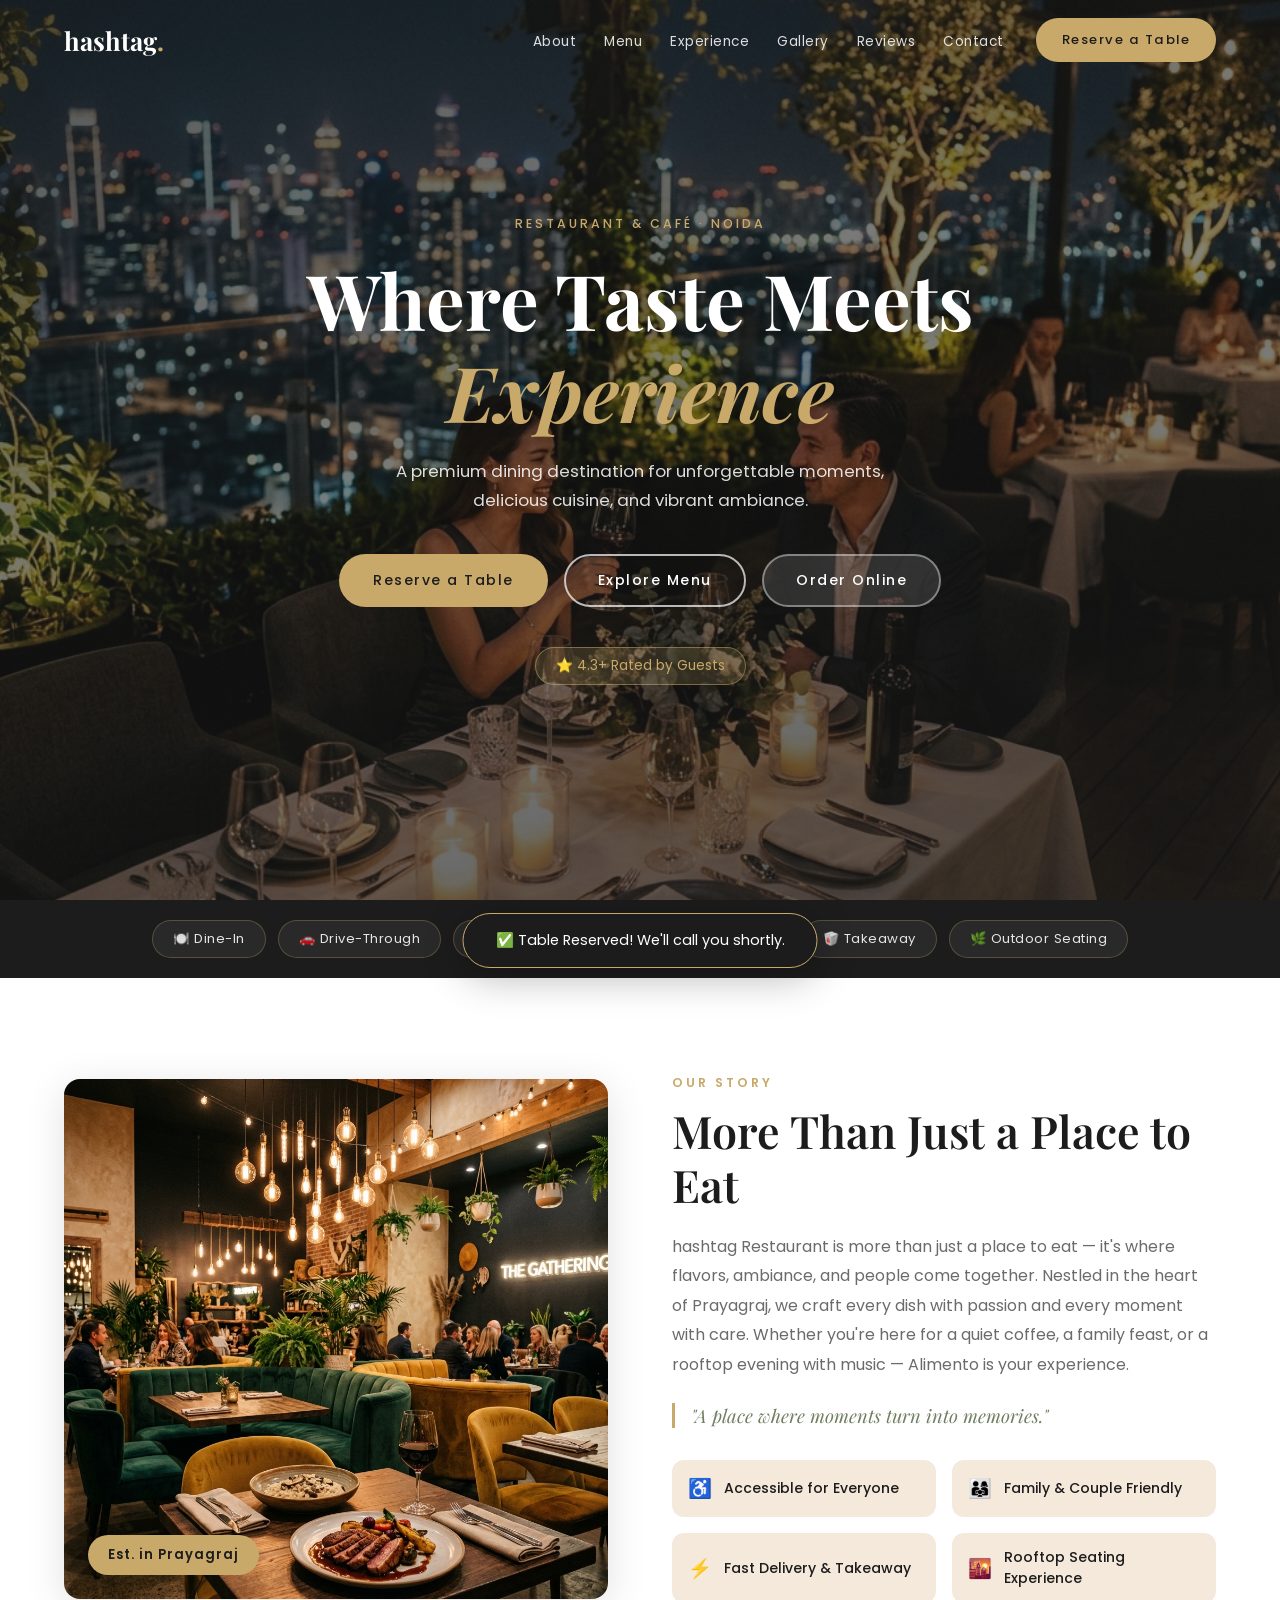
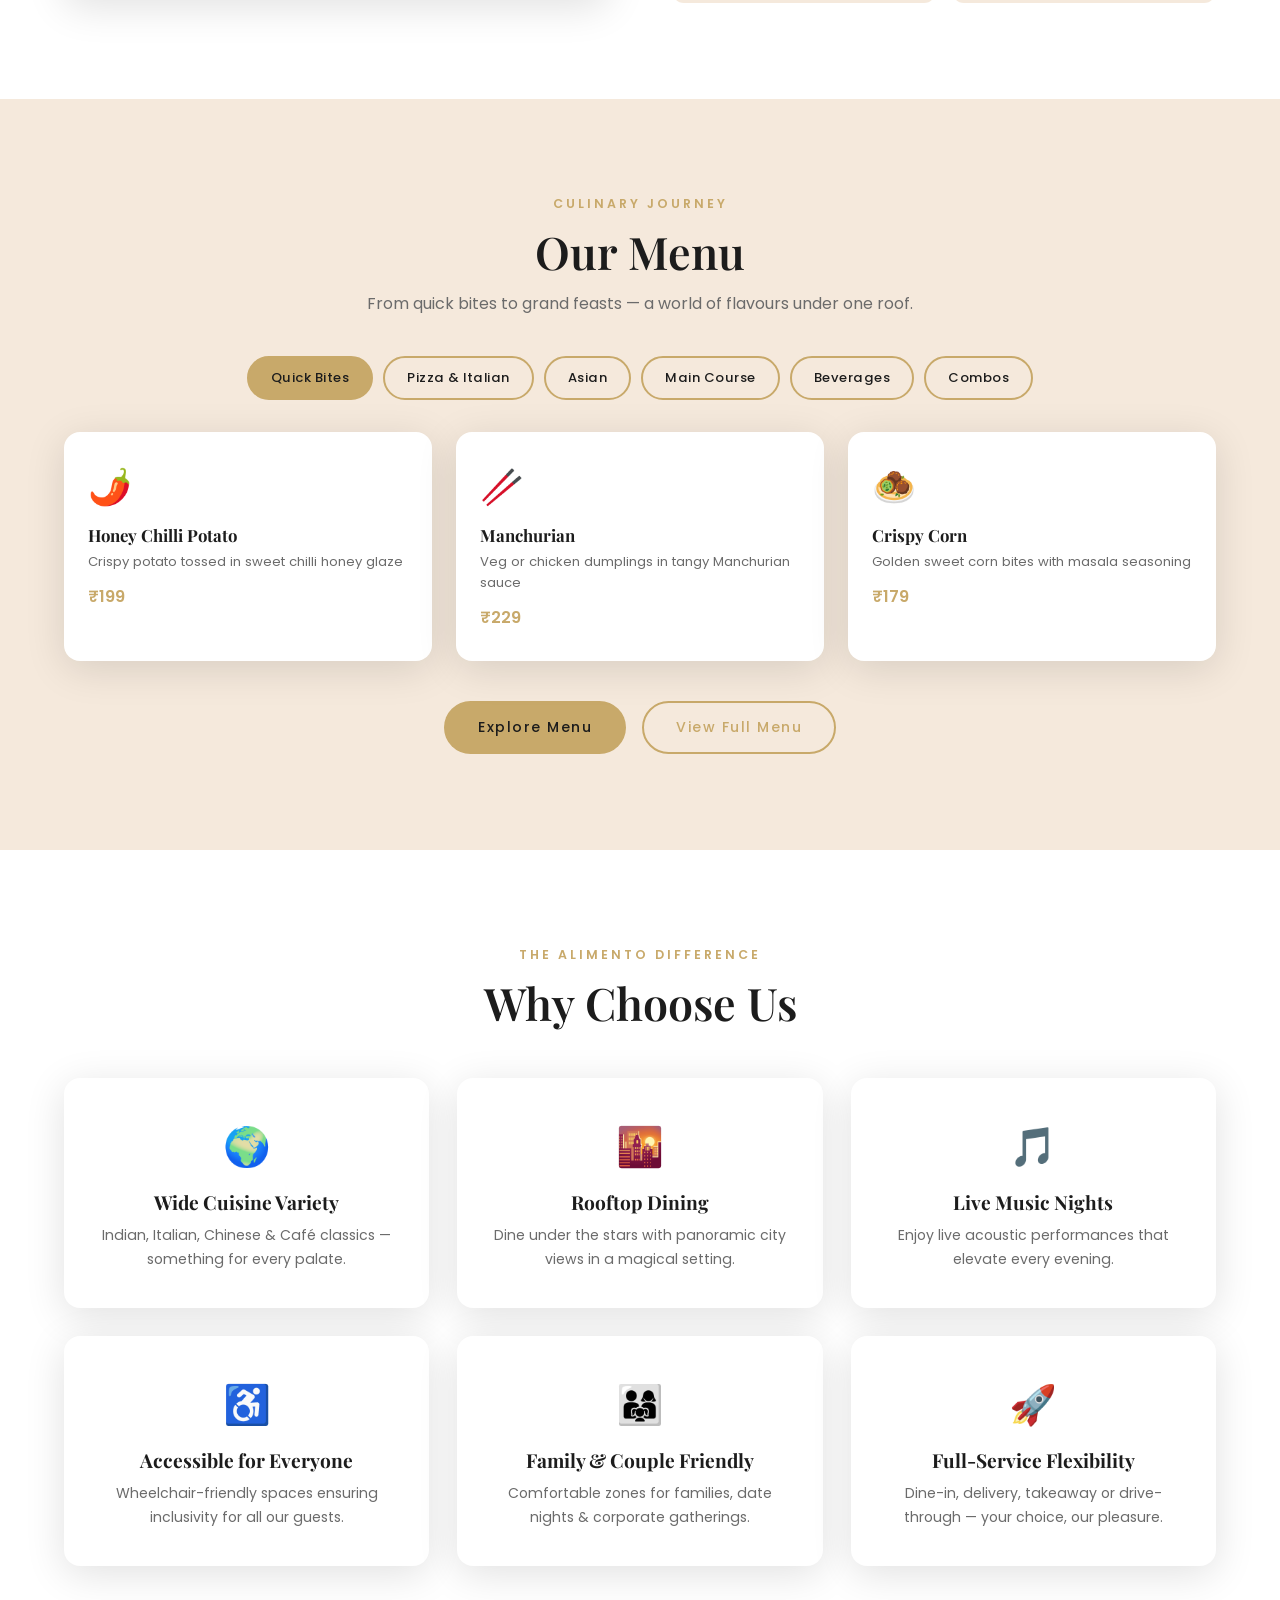
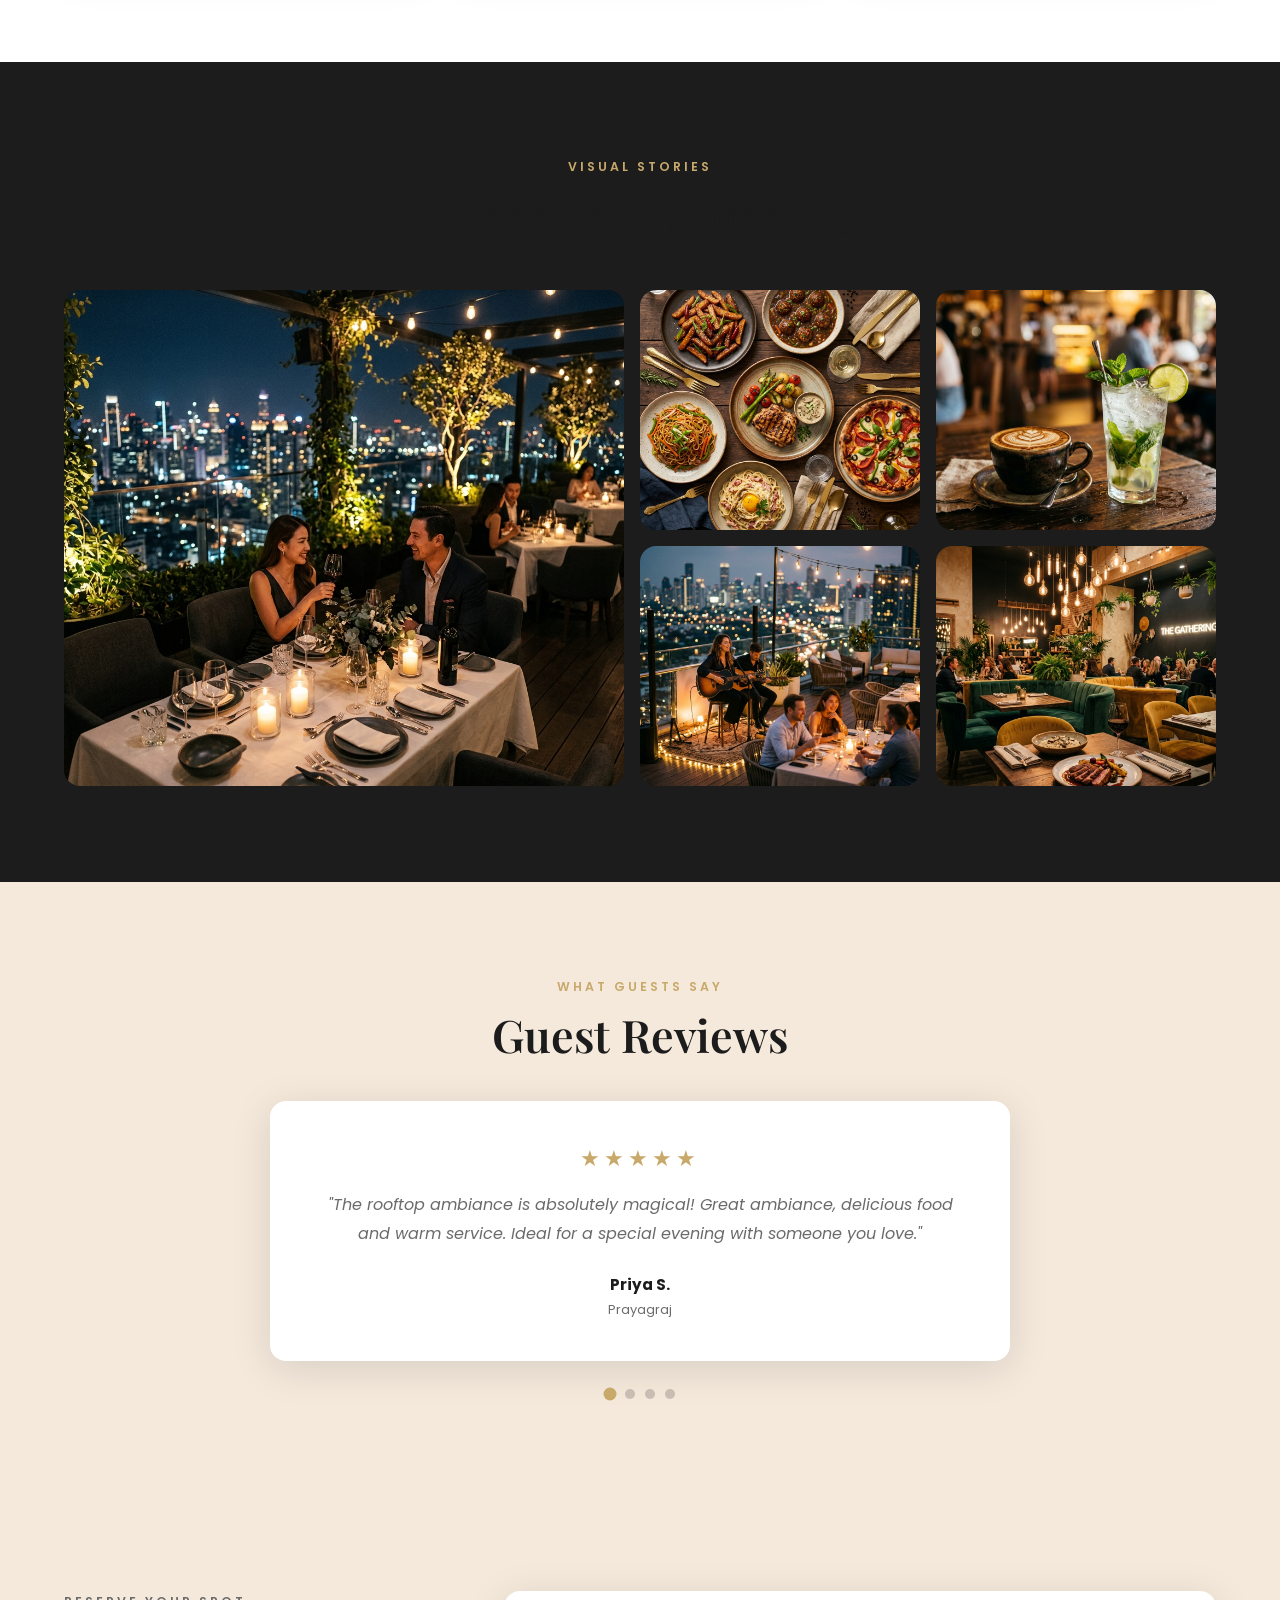
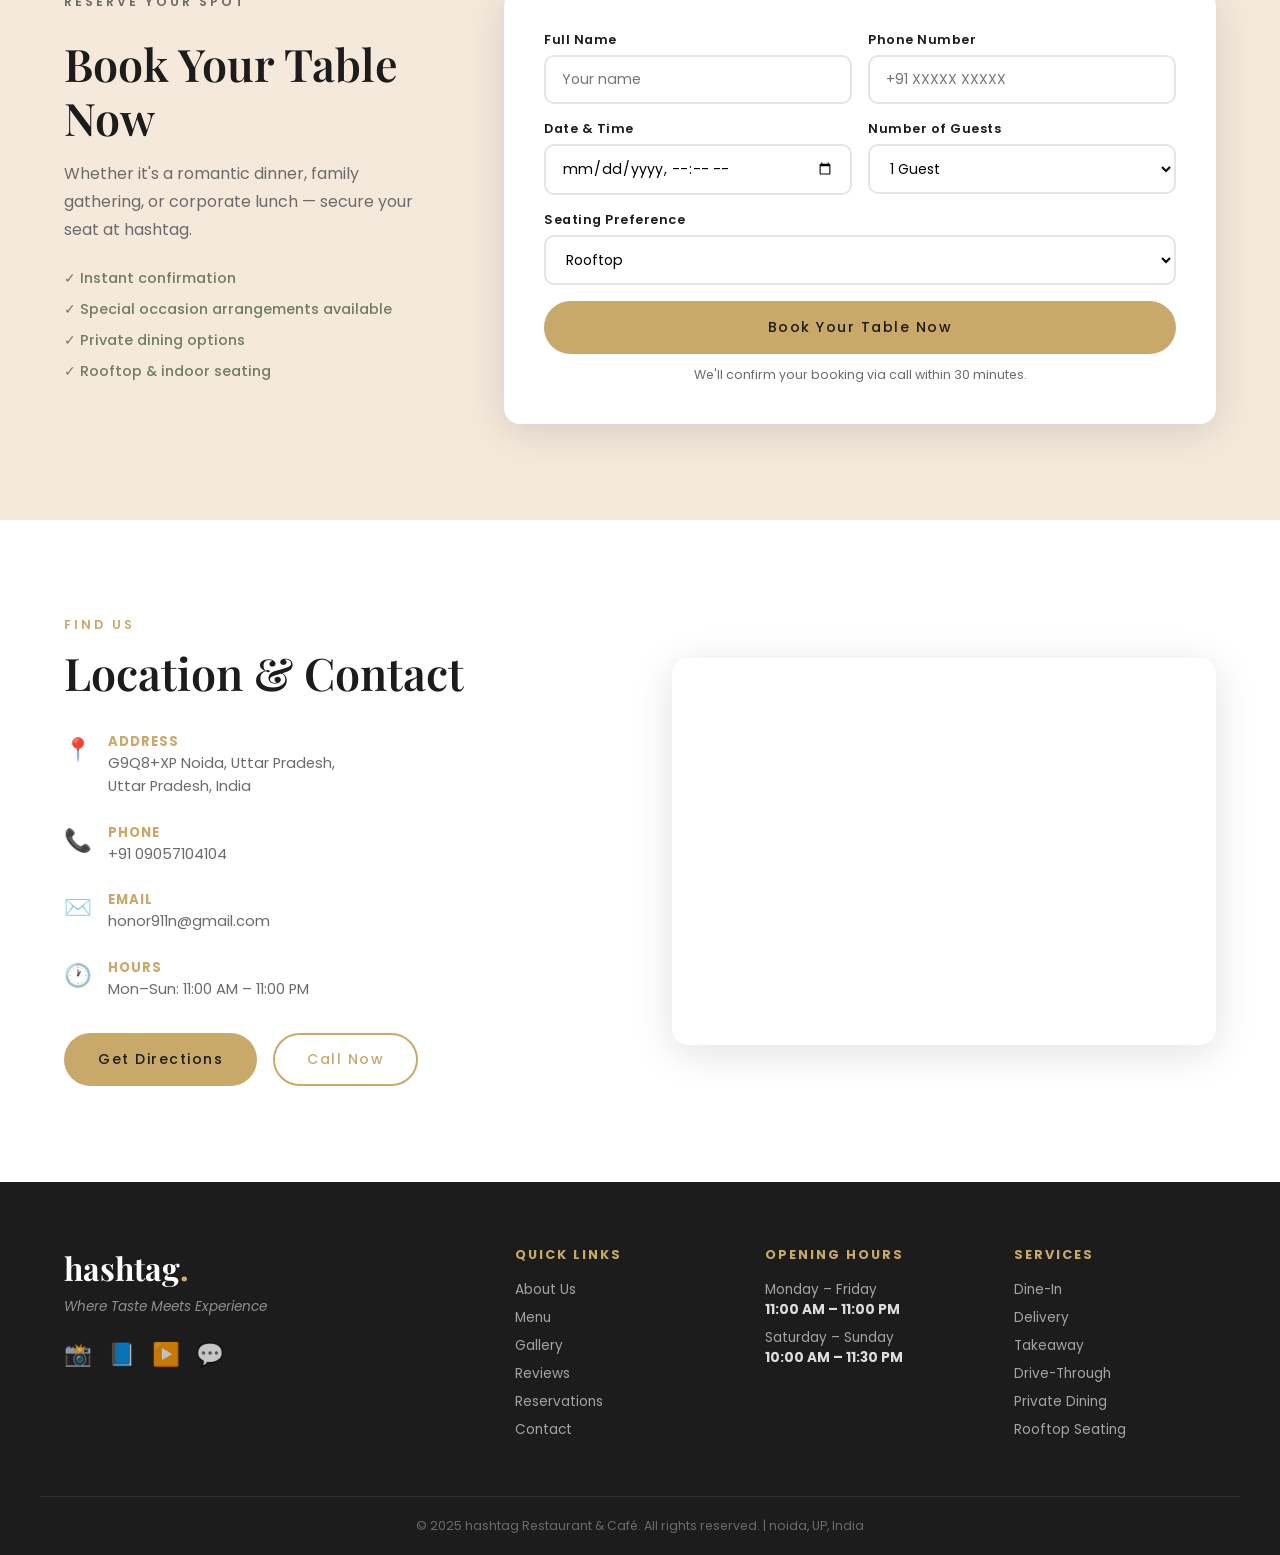
<file: index.html>
<!DOCTYPE html>
<html lang="en">
<head>
<meta charset="UTF-8"/>
<meta name="viewport" content="width=device-width,initial-scale=1.0"/>
<title>hashtag Restaurant  | Where Taste Meets Experience</title>
<meta name="description" content="A premium dining destination in Prayagraj for unforgettable moments, delicious cuisine, and vibrant ambiance. Dine-in, delivery, rooftop seating & live music."/>
<link rel="preconnect" href="https://fonts.googleapis.com"/>
<link rel="preconnect" href="https://fonts.gstatic.com" crossorigin/>
<link href="https://fonts.googleapis.com/css2?family=Playfair+Display:ital,wght@0,400;0,600;0,700;1,400&family=Poppins:wght@300;400;500;600&display=swap" rel="stylesheet"/>
<link rel="stylesheet" href="style.css"/>
</head>
<body>

<!-- NAV -->
<nav id="navbar">
  <div class="nav-inner">
    <a href="#hero" class="logo">hashtag<span>.</span></a>
    <ul class="nav-links">
      <li><a href="#about">About</a></li>
      <li><a href="#menu">Menu</a></li>
      <li><a href="#why-us">Experience</a></li>
      <li><a href="#gallery">Gallery</a></li>
      <li><a href="#reviews">Reviews</a></li>
      <li><a href="#contact">Contact</a></li>
    </ul>
    <a href="#reserve" class="btn-nav">Reserve a Table</a>
    <button class="hamburger" id="hamburger" aria-label="Toggle menu">&#9776;</button>
  </div>
  <div class="mobile-menu" id="mobileMenu">
    <a href="#about">About</a>
    <a href="#menu">Menu</a>
    <a href="#why-us">Experience</a>
    <a href="#gallery">Gallery</a>
    <a href="#reviews">Reviews</a>
    <a href="#contact">Contact</a>
    <a href="#reserve" class="btn-gold">Reserve a Table</a>
  </div>
</nav>

<!-- HERO -->
<section id="hero">
  <div class="hero-overlay"></div>
  <img src="hero.png" alt="hashtag rooftop dining" class="hero-bg"/>
  <div class="hero-content">
    <p class="hero-eyebrow">Restaurant &amp; Café · Noida </p>
    <h1>Where Taste Meets<br/><em>Experience</em></h1>
    <p class="hero-sub">A premium dining destination for unforgettable moments,<br/>delicious cuisine, and vibrant ambiance.</p>
    <div class="hero-ctas">
      <a href="#reserve" class="btn-primary" id="heroReserve">Reserve a Table</a>
      <a href="#menu" class="btn-secondary" id="heroMenu">Explore Menu</a>
      <a href="tel:+919161485886" class="btn-ghost" id="heroOrder">Order Online</a>
    </div>
    <div class="rating-badge">⭐ 4.3+ Rated by Guests</div>
  </div>
</section>

<!-- SERVICES BAR -->
<div class="services-bar" id="services">
  <div class="services-inner">
    <div class="service-badge">🍽️ Dine-In</div>
    <div class="service-badge">🚗 Drive-Through</div>
    <div class="service-badge">🛵 Delivery</div>
    <div class="service-badge">📦 No-Contact Delivery</div>
    <div class="service-badge">🥡 Takeaway</div>
    <div class="service-badge">🌿 Outdoor Seating</div>
  </div>
</div>

<!-- ABOUT -->
<section id="about">
  <div class="container two-col">
    <div class="about-img-wrap">
      <img src="about.png" alt="Alimento interior" class="about-img"/>
      <div class="about-pill">Est. in Prayagraj</div>
    </div>
    <div class="about-text">
      <p class="section-label">Our Story</p>
      <h2>More Than Just a Place to Eat</h2>
      <p class="story">hashtag Restaurant is more than just a place to eat — it's where flavors, ambiance, and people come together. Nestled in the heart of Prayagraj, we craft every dish with passion and every moment with care. Whether you're here for a quiet coffee, a family feast, or a rooftop evening with music — Alimento is your experience.</p>
      <p class="tagline-pull">"A place where moments turn into memories."</p>
      <div class="about-highlights">
        <div class="hl-item"><span class="hl-icon">♿</span><span>Accessible for Everyone</span></div>
        <div class="hl-item"><span class="hl-icon">👨‍👩‍👧</span><span>Family &amp; Couple Friendly</span></div>
        <div class="hl-item"><span class="hl-icon">⚡</span><span>Fast Delivery &amp; Takeaway</span></div>
        <div class="hl-item"><span class="hl-icon">🌇</span><span>Rooftop Seating Experience</span></div>
      </div>
    </div>
  </div>
</section>

<!-- MENU -->
<section id="menu" class="bg-beige">
  <div class="container">
    <p class="section-label centered">Culinary Journey</p>
    <h2 class="centered">Our Menu</h2>
    <p class="section-sub centered">From quick bites to grand feasts — a world of flavours under one roof.</p>
    <div class="menu-tabs">
      <button class="tab active" data-cat="bites">Quick Bites</button>
      <button class="tab" data-cat="pizza">Pizza &amp; Italian</button>
      <button class="tab" data-cat="asian">Asian</button>
      <button class="tab" data-cat="main">Main Course</button>
      <button class="tab" data-cat="drinks">Beverages</button>
      <button class="tab" data-cat="combos">Combos</button>
    </div>
    <div class="menu-grid" id="menuGrid">
      <!-- injected by JS -->
    </div>
    <div class="menu-ctas centered">
      <a href="#reserve" class="btn-primary">Explore Menu</a>
      <a href="#reserve" class="btn-outline">View Full Menu</a>
    </div>
  </div>
</section>

<!-- WHY CHOOSE US -->
<section id="why-us">
  <div class="container">
    <p class="section-label centered">The Alimento Difference</p>
    <h2 class="centered">Why Choose Us</h2>
    <div class="why-grid">
      <div class="why-card"><div class="why-icon">🌍</div><h3>Wide Cuisine Variety</h3><p>Indian, Italian, Chinese &amp; Café classics — something for every palate.</p></div>
      <div class="why-card"><div class="why-icon">🌇</div><h3>Rooftop Dining</h3><p>Dine under the stars with panoramic city views in a magical setting.</p></div>
      <div class="why-card"><div class="why-icon">🎵</div><h3>Live Music Nights</h3><p>Enjoy live acoustic performances that elevate every evening.</p></div>
      <div class="why-card"><div class="why-icon">♿</div><h3>Accessible for Everyone</h3><p>Wheelchair-friendly spaces ensuring inclusivity for all our guests.</p></div>
      <div class="why-card"><div class="why-icon">👨‍👩‍👧</div><h3>Family &amp; Couple Friendly</h3><p>Comfortable zones for families, date nights &amp; corporate gatherings.</p></div>
      <div class="why-card"><div class="why-icon">🚀</div><h3>Full-Service Flexibility</h3><p>Dine-in, delivery, takeaway or drive-through — your choice, our pleasure.</p></div>
    </div>
  </div>
</section>

<!-- GALLERY -->
<section id="gallery" class="bg-dark">
  <div class="container">
    <p class="section-label centered light">Visual Stories</p>
    <h2 class="centered light">Experience Alimento</h2>
    <div class="gallery-grid">
      <div class="g-item g-large"><img src="hero.png" alt="Rooftop ambiance"/><div class="g-overlay">Rooftop Night Vibe</div></div>
      <div class="g-item"><img src="food.png" alt="Premium food platter"/><div class="g-overlay">Premium Platters</div></div>
      <div class="g-item"><img src="coffee.png" alt="Artisan coffee"/><div class="g-overlay">Artisan Beverages</div></div>
      <div class="g-item"><img src="music.png" alt="Live music"/><div class="g-overlay">Live Music Evenings</div></div>
      <div class="g-item"><img src="about.png" alt="Cozy interior"/><div class="g-overlay">Cozy Interior</div></div>
    </div>
  </div>
</section>

<!-- REVIEWS -->
<section id="reviews">
  <div class="container">
    <p class="section-label centered">What Guests Say</p>
    <h2 class="centered">Guest Reviews</h2>
    <div class="carousel-track" id="reviewTrack">
      <div class="review-card active">
        <div class="stars">★★★★★</div>
        <p>"The rooftop ambiance is absolutely magical! Great ambiance, delicious food and warm service. Ideal for a special evening with someone you love."</p>
        <div class="reviewer"><strong>Priya S.</strong><span>Prayagraj</span></div>
      </div>
      <div class="review-card">
        <div class="stars">★★★★★</div>
        <p>"Brought my whole family here and everyone loved it. The menu variety is incredible — Indian, Italian, Chinese all under one roof. Kids loved the pasta!"</p>
        <div class="reviewer"><strong>Rahul M.</strong><span>Lucknow</span></div>
      </div>
      <div class="review-card">
        <div class="stars">★★★★☆</div>
        <p>"Perfect hangout spot! Live music nights are a vibe. The honey chilli potato and cappuccino are an unbeatable combo. Coming back for sure."</p>
        <div class="reviewer"><strong>Ananya K.</strong><span>Prayagraj</span></div>
      </div>
      <div class="review-card">
        <div class="stars">★★★★★</div>
        <p>"Hosted our team lunch here. Private dining area, great food, excellent service. The grilled chicken steak was restaurant-quality. Highly recommended!"</p>
        <div class="reviewer"><strong>Sanjay T.</strong><span>Corporate Client</span></div>
      </div>
    </div>
    <div class="carousel-dots" id="carouselDots"></div>
  </div>
</section>

<!-- RESERVATION -->
<section id="reserve" class="bg-beige">
  <div class="container two-col reserve-wrap">
    <div class="reserve-text">
      <p class="section-label">Reserve Your Spot</p>
      <h2>Book Your Table Now</h2>
      <p>Whether it's a romantic dinner, family gathering, or corporate lunch — secure your seat at hashtag.</p>
      <ul class="reserve-perks">
        <li>✓ Instant confirmation</li>
        <li>✓ Special occasion arrangements available</li>
        <li>✓ Private dining options</li>
        <li>✓ Rooftop &amp; indoor seating</li>
      </ul>
    </div>
    <form class="reserve-form" id="reserveForm"
          action="https://formsubmit.co/honor911n@gmail.com"
          method="POST">

      <!-- Formsubmit.co configuration -->
      <input type="hidden" name="_subject"  value="🍽️ New Table Reservation — hashtag"/>
      <input type="hidden" name="_template" value="table"/>
      <input type="hidden" name="_captcha"  value="false"/>
      <input type="hidden" name="_next"     id="nextUrl" value=""/>

      <div class="form-row">
        <div class="form-group">
          <label for="fname">Full Name</label>
          <input type="text" id="fname" name="name" placeholder="Your name" required/>
        </div>
        <div class="form-group">
          <label for="fphone">Phone Number</label>
          <input type="tel" id="fphone" name="phone" placeholder="+91 XXXXX XXXXX" required/>
        </div>
      </div>
      <div class="form-row">
        <div class="form-group">
          <label for="fdate">Date &amp; Time</label>
          <input type="datetime-local" id="fdate" name="datetime" required/>
        </div>
        <div class="form-group">
          <label for="fguests">Number of Guests</label>
          <select id="fguests" name="guests">
            <option>1 Guest</option>
            <option>2 Guests</option>
            <option>3-4 Guests</option>
            <option>5-8 Guests</option>
            <option>9+ Guests</option>
          </select>
        </div>
      </div>
      <div class="form-group">
        <label for="fseating">Seating Preference</label>
        <select id="fseating" name="seating">
          <option>Rooftop</option>
          <option>Indoor</option>
          <option>Private Dining</option>
          <option>Outdoor</option>
        </select>
      </div>
      <button type="submit" class="btn-primary full" id="submitReserve">Book Your Table Now</button>
      <p class="form-note">We'll confirm your booking via call within 30 minutes.</p>
    </form>
  </div>
</section>

<!-- CONTACT & MAP -->
<section id="contact">
  <div class="container two-col">
    <div class="contact-info">
      <p class="section-label">Find Us</p>
      <h2>Location &amp; Contact</h2>
      <div class="contact-items">
        <div class="c-item">
          <span class="c-icon">📍</span>
          <div><strong>Address</strong><p>G9Q8+XP Noida, Uttar Pradesh,<br/>Uttar Pradesh, India</p></div>
        </div>
        <div class="c-item">
          <span class="c-icon">📞</span>
          <div><strong>Phone</strong><p><a href="tel:+9109057104104">+91 09057104104</a></p></div>
        </div>
        <div class="c-item">
          <span class="c-icon">✉️</span>
          <div><strong>Email</strong><p><a href="mailto:honor911n@gmail.com">honor911n@gmail.com</a></p></div>
        </div>
        <div class="c-item">
          <span class="c-icon">🕐</span>
          <div><strong>Hours</strong><p>Mon–Sun: 11:00 AM – 11:00 PM</p></div>
        </div>
      </div>
      <div class="contact-ctas">
        <a href="https://maps.google.com/?q=FR89+5V+Prayagraj+Uttar+Pradesh+India" target="_blank" rel="noopener" class="btn-primary" id="getDirections">Get Directions</a>
        <a href="tel:+9109057104104" class="btn-outline" id="callNow">Call Now</a>
      </div>
    </div>
    <div class="map-wrap">
      <iframe title="hashtag Location Map" src="https://maps.google.com/maps?q=Prayagraj,Uttar+Pradesh,India&output=embed" width="100%" height="380" style="border:0;border-radius:16px;" allowfullscreen loading="lazy" referrerpolicy="no-referrer-when-downgrade"></iframe>
    </div>
  </div>
</section>

<!-- FOOTER -->
<footer id="footer">
  <div class="footer-inner">
    <div class="footer-brand">
      <p class="footer-logo">hashtag<span>.</span></p>
      <p class="footer-tagline">Where Taste Meets Experience</p>
      <div class="social-icons">
        <a href="#" aria-label="Instagram" id="igLink">📸</a>
        <a href="#" aria-label="Facebook" id="fbLink">📘</a>
        <a href="#" aria-label="YouTube" id="ytLink">▶️</a>
        <a href="https://wa.me/919161485886" aria-label="WhatsApp" id="waLink">💬</a>
      </div>
    </div>
    <div class="footer-col">
      <h4>Quick Links</h4>
      <a href="#about">About Us</a>
      <a href="#menu">Menu</a>
      <a href="#gallery">Gallery</a>
      <a href="#reviews">Reviews</a>
      <a href="#reserve">Reservations</a>
      <a href="#contact">Contact</a>
    </div>
    <div class="footer-col">
      <h4>Opening Hours</h4>
      <p>Monday – Friday<br/><strong>11:00 AM – 11:00 PM</strong></p>
      <p>Saturday – Sunday<br/><strong>10:00 AM – 11:30 PM</strong></p>
    </div>
    <div class="footer-col">
      <h4>Services</h4>
      <p>Dine-In</p><p>Delivery</p><p>Takeaway</p><p>Drive-Through</p><p>Private Dining</p><p>Rooftop Seating</p>
    </div>
  </div>
  <div class="footer-bottom">
    <p>© 2025 hashtag Restaurant &amp; Café. All rights reserved. | noida, UP, India</p>
  </div>
</footer>

<!-- Booking success toast -->
<div class="toast" id="toast">✅ Table Reserved! We'll call you shortly.</div>

<script src="script.js"></script>
</body>
</html>
</file>
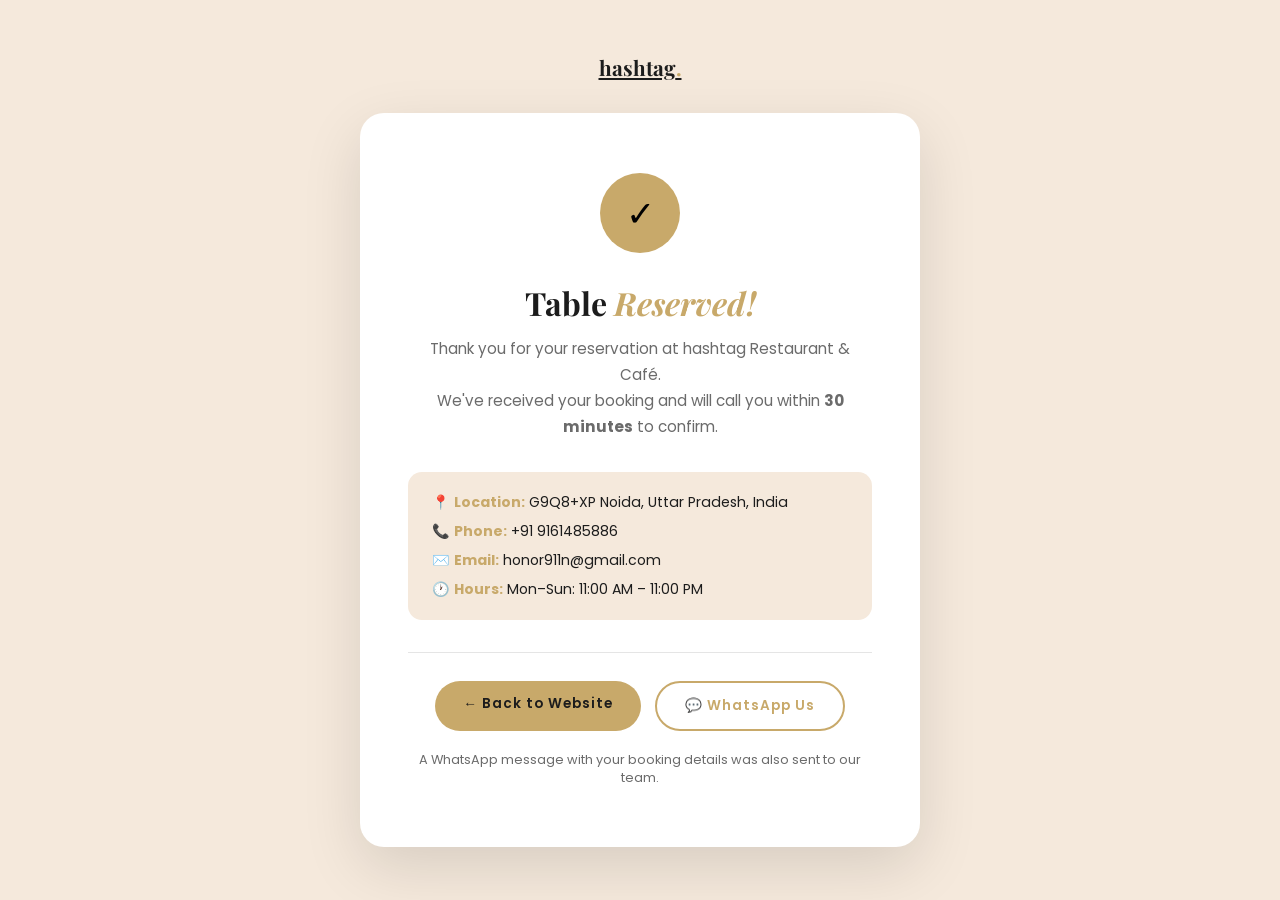
<file: thankyou.html>
<!DOCTYPE html>
<html lang="en">
<head>
<meta charset="UTF-8"/>
<meta name="viewport" content="width=device-width,initial-scale=1.0"/>
<title>Reservation Confirmed | hashtag Restaurant & Café</title>
<link rel="preconnect" href="https://fonts.googleapis.com"/>
<link href="https://fonts.googleapis.com/css2?family=Playfair+Display:ital,wght@0,400;0,700;1,400&family=Poppins:wght@400;500;600&display=swap" rel="stylesheet"/>
<style>
  :root {
    --charcoal:#1C1C1C; --beige:#F5E9DC; --gold:#C8A96A; --olive:#6F7D60; --white:#FFFFFF;
  }
  *{box-sizing:border-box;margin:0;padding:0;}
  body{font-family:'Poppins',sans-serif;background:var(--beige);min-height:100vh;display:flex;flex-direction:column;align-items:center;justify-content:center;padding:40px 20px;}
  .card{background:var(--white);border-radius:24px;padding:60px 48px;max-width:560px;width:100%;text-align:center;box-shadow:0 20px 60px rgba(0,0,0,0.12);}
  .check{width:80px;height:80px;background:var(--gold);border-radius:50%;display:flex;align-items:center;justify-content:center;margin:0 auto 28px;font-size:2.2rem;animation:pop .6s cubic-bezier(.175,.885,.32,1.275) both;}
  @keyframes pop{from{transform:scale(0);opacity:0}to{transform:scale(1);opacity:1}}
  h1{font-family:'Playfair Display',serif;font-size:2rem;color:var(--charcoal);margin-bottom:12px;}
  h1 em{color:var(--gold);font-style:italic;}
  .subtitle{color:#6b6b6b;font-size:0.95rem;line-height:1.7;margin-bottom:32px;}
  .info-box{background:var(--beige);border-radius:14px;padding:20px 24px;margin-bottom:32px;text-align:left;}
  .info-box p{font-size:0.88rem;color:var(--charcoal);margin-bottom:8px;}
  .info-box p:last-child{margin:0;}
  .info-box strong{color:var(--gold);}
  .divider{border:none;border-top:1px solid #e5e5e5;margin:28px 0;}
  .actions{display:flex;gap:14px;flex-wrap:wrap;justify-content:center;}
  .btn-gold{display:inline-block;padding:13px 28px;border-radius:50px;background:var(--gold);color:var(--charcoal);font-weight:600;font-size:0.85rem;letter-spacing:1px;text-decoration:none;transition:all .3s;}
  .btn-gold:hover{background:#a8893c;transform:translateY(-2px);}
  .btn-outline{display:inline-block;padding:13px 28px;border-radius:50px;border:2px solid var(--gold);color:var(--gold);font-weight:600;font-size:0.85rem;letter-spacing:1px;text-decoration:none;transition:all .3s;}
  .btn-outline:hover{background:var(--gold);color:var(--charcoal);}
  .logo{font-family:'Playfair Display',serif;font-size:1.3rem;font-weight:700;color:var(--charcoal);margin-bottom:32px;display:block;}
  .logo span{color:var(--gold);}
  .wa-note{font-size:0.8rem;color:#6b6b6b;margin-top:20px;}
</style>
</head>
<body>
<a href="index.html" class="logo">hashtag<span>.</span></a>
<div class="card">
  <div class="check">✓</div>
  <h1>Table <em>Reserved!</em></h1>
  <p class="subtitle">
    Thank you for your reservation at hashtag Restaurant &amp; Café.<br/>
    We've received your booking and will call you within <strong>30 minutes</strong> to confirm.
  </p>

  <div class="info-box">
    <p>📍 <strong>Location:</strong> G9Q8+XP Noida, Uttar Pradesh, India</p>
    <p>📞 <strong>Phone:</strong> +91 9161485886</p>
    <p>✉️ <strong>Email:</strong> honor911n@gmail.com</p>
    <p>🕐 <strong>Hours:</strong> Mon–Sun: 11:00 AM – 11:00 PM</p>
  </div>

  <hr class="divider"/>
  <div class="actions">
    <a href="index.html" class="btn-gold">← Back to Website</a>
    <a href="https://wa.me/919161485886" target="_blank" rel="noopener" class="btn-outline">💬 WhatsApp Us</a>
  </div>
  <p class="wa-note">A WhatsApp message with your booking details was also sent to our team.</p>
</div>
</body>
</html>
</file>
<file: style.css>
/* ==========================================
   ALIMENTO RESTAURANT & CAFÉ — style.css
   ========================================== */

:root {
  --charcoal: #1C1C1C;
  --beige: #F5E9DC;
  --gold: #C8A96A;
  --olive: #6F7D60;
  --white: #FFFFFF;
  --gold-dark: #a8893c;
  --text-muted: #6b6b6b;
  --shadow: 0 8px 40px rgba(0,0,0,0.12);
  --shadow-hover: 0 16px 60px rgba(0,0,0,0.2);
  --radius: 16px;
  --transition: 0.3s cubic-bezier(0.4, 0, 0.2, 1);
}

*, *::before, *::after { box-sizing: border-box; margin: 0; padding: 0; }

html { scroll-behavior: smooth; }

body {
  font-family: 'Poppins', sans-serif;
  color: var(--charcoal);
  background: var(--white);
  overflow-x: hidden;
}

h1, h2, h3 { font-family: 'Playfair Display', serif; line-height: 1.2; }
h1 { font-size: clamp(2.4rem, 6vw, 5rem); font-weight: 700; }
h2 { font-size: clamp(1.8rem, 3.5vw, 2.8rem); font-weight: 600; }
h3 { font-size: 1.2rem; }

a { text-decoration: none; color: inherit; }
img { max-width: 100%; display: block; }

.container { max-width: 1200px; margin: 0 auto; padding: 0 24px; }
.two-col { display: grid; grid-template-columns: 1fr 1fr; gap: 64px; align-items: center; }
.centered { text-align: center; }
section { padding: 96px 0; }

/* LABELS */
.section-label {
  font-family: 'Poppins', sans-serif;
  font-size: 0.78rem;
  font-weight: 600;
  letter-spacing: 3px;
  text-transform: uppercase;
  color: var(--gold);
  margin-bottom: 12px;
  display: block;
}
.section-label.light { color: var(--gold); }
.section-sub { color: var(--text-muted); margin-top: 12px; font-size: 1rem; }

/* BUTTONS */
.btn-primary, .btn-secondary, .btn-ghost, .btn-outline, .btn-nav, .btn-gold {
  display: inline-block;
  padding: 14px 32px;
  border-radius: 50px;
  font-family: 'Poppins', sans-serif;
  font-weight: 500;
  font-size: 0.88rem;
  letter-spacing: 1.5px;
  transition: var(--transition);
  cursor: pointer;
  border: 2px solid transparent;
}
.btn-primary {
  background: var(--gold);
  color: var(--charcoal);
}
.btn-primary:hover { background: var(--gold-dark); transform: translateY(-2px); box-shadow: 0 8px 30px rgba(200,169,106,0.4); }
.btn-secondary {
  background: transparent;
  color: var(--white);
  border-color: rgba(255,255,255,0.7);
  backdrop-filter: blur(6px);
}
.btn-secondary:hover { background: rgba(255,255,255,0.15); transform: translateY(-2px); }
.btn-ghost {
  background: rgba(255,255,255,0.12);
  color: var(--white);
  border-color: rgba(255,255,255,0.4);
  backdrop-filter: blur(6px);
}
.btn-ghost:hover { background: rgba(255,255,255,0.25); transform: translateY(-2px); }
.btn-outline {
  background: transparent;
  color: var(--gold);
  border-color: var(--gold);
}
.btn-outline:hover { background: var(--gold); color: var(--charcoal); transform: translateY(-2px); }
.btn-nav {
  background: var(--gold);
  color: var(--charcoal);
  padding: 10px 24px;
  font-size: 0.82rem;
}
.btn-nav:hover { background: var(--gold-dark); }
.full { width: 100%; text-align: center; }

/* BACKGROUNDS */
.bg-beige { background: var(--beige); }
.bg-dark { background: var(--charcoal); }

/* ==================== NAVBAR ==================== */
#navbar {
  position: fixed; top: 0; left: 0; right: 0; z-index: 999;
  background: transparent;
  transition: background 0.4s, box-shadow 0.4s;
}
#navbar.scrolled {
  background: rgba(28,28,28,0.97);
  box-shadow: 0 4px 30px rgba(0,0,0,0.3);
  backdrop-filter: blur(12px);
}
.nav-inner {
  max-width: 1200px; margin: 0 auto; padding: 18px 24px;
  display: flex; align-items: center; gap: 32px;
}
.logo {
  font-family: 'Playfair Display', serif;
  font-size: 1.6rem; font-weight: 700;
  color: var(--white); flex-shrink: 0;
}
.logo span { color: var(--gold); }
.nav-links {
  display: flex; gap: 28px; list-style: none; margin-left: auto;
}
.nav-links a {
  color: rgba(255,255,255,0.85); font-size: 0.85rem;
  font-weight: 400; transition: color 0.2s; letter-spacing: 0.5px;
}
.nav-links a:hover { color: var(--gold); }
.hamburger { display: none; background: none; border: none; font-size: 1.5rem; color: var(--white); cursor: pointer; margin-left: auto; }

.mobile-menu {
  display: none; flex-direction: column;
  background: rgba(28,28,28,0.98); padding: 20px 24px;
  gap: 16px;
}
.mobile-menu a { color: var(--white); font-size: 1rem; padding: 8px 0; border-bottom: 1px solid rgba(255,255,255,0.08); }
.mobile-menu.open { display: flex; }

/* ==================== HERO ==================== */
#hero {
  position: relative; height: 100vh; min-height: 640px;
  display: flex; align-items: center; justify-content: center;
  overflow: hidden;
}
.hero-bg {
  position: absolute; inset: 0;
  width: 100%; height: 100%;
  object-fit: cover; object-position: center;
  transform: scale(1.05);
  transition: transform 8s ease;
}
#hero:hover .hero-bg { transform: scale(1); }
.hero-overlay {
  position: absolute; inset: 0;
  background: linear-gradient(160deg, rgba(28,28,28,0.75) 0%, rgba(28,28,28,0.55) 50%, rgba(28,28,28,0.75) 100%);
  z-index: 1;
}
.hero-content {
  position: relative; z-index: 2;
  text-align: center; color: var(--white);
  padding: 0 20px; max-width: 820px;
  animation: heroFade 1.2s ease both;
}
@keyframes heroFade { from { opacity:0; transform: translateY(30px); } to { opacity:1; transform: translateY(0); } }

.hero-eyebrow {
  font-size: 0.78rem; letter-spacing: 3px; text-transform: uppercase;
  color: var(--gold); margin-bottom: 20px; font-weight: 500;
}
.hero-content h1 { margin-bottom: 20px; text-shadow: 0 2px 30px rgba(0,0,0,0.4); }
.hero-content h1 em { color: var(--gold); font-style: italic; }
.hero-sub { font-size: 1.05rem; color: rgba(255,255,255,0.85); margin-bottom: 40px; line-height: 1.7; }
.hero-ctas { display: flex; gap: 16px; flex-wrap: wrap; justify-content: center; margin-bottom: 40px; }
.rating-badge {
  display: inline-block;
  background: rgba(200,169,106,0.18);
  border: 1px solid rgba(200,169,106,0.5);
  color: var(--gold); font-size: 0.85rem;
  padding: 8px 20px; border-radius: 50px;
  backdrop-filter: blur(6px);
  animation: pulse 3s infinite;
}
@keyframes pulse { 0%,100%{box-shadow:0 0 0 0 rgba(200,169,106,0.4)} 50%{box-shadow:0 0 0 10px rgba(200,169,106,0)} }

/* ==================== SERVICES BAR ==================== */
.services-bar {
  background: var(--charcoal);
  padding: 20px 24px;
  overflow: hidden;
}
.services-inner {
  max-width: 1200px; margin: 0 auto;
  display: flex; gap: 12px; flex-wrap: wrap; justify-content: center;
}
.service-badge {
  background: rgba(255,255,255,0.06);
  border: 1px solid rgba(200,169,106,0.3);
  color: rgba(255,255,255,0.88);
  padding: 8px 20px; border-radius: 50px;
  font-size: 0.82rem; letter-spacing: 0.5px;
  transition: var(--transition);
}
.service-badge:hover { background: var(--gold); color: var(--charcoal); border-color: var(--gold); }

/* ==================== ABOUT ==================== */
#about { background: var(--white); }
.about-img-wrap { position: relative; }
.about-img { width: 100%; height: 520px; object-fit: cover; border-radius: var(--radius); box-shadow: var(--shadow); }
.about-pill {
  position: absolute; bottom: 24px; left: 24px;
  background: var(--gold); color: var(--charcoal);
  padding: 10px 20px; border-radius: 50px;
  font-size: 0.82rem; font-weight: 600; letter-spacing: 1px;
}
.about-text h2 { margin-bottom: 20px; }
.story { color: var(--text-muted); line-height: 1.85; margin-bottom: 24px; }
.tagline-pull {
  font-family: 'Playfair Display', serif;
  font-style: italic; font-size: 1.15rem;
  color: var(--olive); border-left: 3px solid var(--gold);
  padding-left: 16px; margin-bottom: 32px;
}
.about-highlights { display: grid; grid-template-columns: 1fr 1fr; gap: 16px; }
.hl-item {
  display: flex; align-items: center; gap: 12px;
  background: var(--beige); padding: 14px 16px;
  border-radius: 12px; font-size: 0.88rem; font-weight: 500;
  transition: var(--transition);
}
.hl-item:hover { background: var(--gold); transform: translateY(-2px); }
.hl-icon { font-size: 1.2rem; }

/* ==================== MENU ==================== */
.menu-tabs {
  display: flex; gap: 10px; flex-wrap: wrap;
  justify-content: center; margin: 40px 0 32px;
}
.tab {
  padding: 10px 22px; border-radius: 50px;
  border: 2px solid var(--gold); background: transparent;
  color: var(--charcoal); font-family: 'Poppins', sans-serif;
  font-size: 0.82rem; font-weight: 500; letter-spacing: 0.5px;
  cursor: pointer; transition: var(--transition);
}
.tab:hover, .tab.active { background: var(--gold); color: var(--charcoal); }

.menu-grid {
  display: grid; grid-template-columns: repeat(3, 1fr);
  gap: 24px; margin-bottom: 40px;
}
.menu-card {
  background: var(--white); border-radius: var(--radius);
  padding: 28px 24px; box-shadow: var(--shadow);
  transition: var(--transition);
  border-bottom: 3px solid transparent;
  animation: cardIn 0.4s ease both;
}
@keyframes cardIn { from{opacity:0;transform:translateY(20px)} to{opacity:1;transform:translateY(0)} }
.menu-card:hover { transform: translateY(-6px); box-shadow: var(--shadow-hover); border-bottom-color: var(--gold); }
.menu-card-icon { font-size: 2.2rem; margin-bottom: 12px; }
.menu-card h3 { font-size: 1.05rem; margin-bottom: 6px; }
.menu-card p { font-size: 0.82rem; color: var(--text-muted); line-height: 1.6; }
.menu-price { font-weight: 600; color: var(--gold); font-size: 1rem; margin-top: 12px; }
.menu-ctas { display: flex; gap: 16px; justify-content: center; }

/* ==================== WHY US ==================== */
.why-grid {
  display: grid; grid-template-columns: repeat(3, 1fr);
  gap: 28px; margin-top: 48px;
}
.why-card {
  padding: 36px 28px; border-radius: var(--radius);
  background: var(--white); box-shadow: var(--shadow);
  text-align: center; transition: var(--transition);
  border-top: 4px solid transparent;
}
.why-card:hover { transform: translateY(-8px); box-shadow: var(--shadow-hover); border-top-color: var(--gold); }
.why-icon { font-size: 2.4rem; margin-bottom: 16px; }
.why-card h3 { margin-bottom: 10px; }
.why-card p { color: var(--text-muted); font-size: 0.88rem; line-height: 1.7; }

/* ==================== GALLERY ==================== */
#gallery { padding: 96px 0; }
.gallery-grid {
  display: grid;
  grid-template-columns: 2fr 1fr 1fr;
  grid-template-rows: 240px 240px;
  gap: 16px; margin-top: 48px;
}
.g-item { position: relative; overflow: hidden; border-radius: var(--radius); cursor: pointer; }
.g-large { grid-row: 1 / 3; }
.g-item img { width: 100%; height: 100%; object-fit: cover; transition: transform 0.6s ease; }
.g-item:hover img { transform: scale(1.08); }
.g-overlay {
  position: absolute; inset: 0;
  background: linear-gradient(to top, rgba(28,28,28,0.85) 0%, transparent 60%);
  display: flex; align-items: flex-end;
  padding: 20px; color: var(--white);
  font-family: 'Playfair Display', serif; font-size: 1rem;
  opacity: 0; transition: opacity 0.3s;
}
.g-item:hover .g-overlay { opacity: 1; }

/* ==================== REVIEWS ==================== */
#reviews { background: var(--beige); }
.carousel-track { position: relative; min-height: 220px; }
.review-card {
  background: var(--white); border-radius: var(--radius);
  padding: 40px; box-shadow: var(--shadow);
  max-width: 740px; margin: 40px auto 0;
  display: none; animation: cardIn 0.5s ease;
  text-align: center;
}
.review-card.active { display: block; }
.stars { font-size: 1.4rem; color: var(--gold); margin-bottom: 16px; letter-spacing: 4px; }
.review-card p { color: var(--text-muted); line-height: 1.8; font-size: 1rem; font-style: italic; margin-bottom: 24px; }
.reviewer strong { display: block; font-size: 0.95rem; color: var(--charcoal); }
.reviewer span { font-size: 0.8rem; color: var(--text-muted); }
.carousel-dots { display: flex; gap: 10px; justify-content: center; margin-top: 28px; }
.dot {
  width: 10px; height: 10px; border-radius: 50%;
  background: rgba(28,28,28,0.2); cursor: pointer; transition: var(--transition);
}
.dot.active { background: var(--gold); transform: scale(1.3); }

/* ==================== RESERVATION ==================== */
#reserve { padding: 96px 0; }
.reserve-wrap { gap: 64px; align-items: flex-start; }
.reserve-text h2 { margin-bottom: 16px; }
.reserve-text p { color: var(--text-muted); line-height: 1.75; margin-bottom: 24px; }
.reserve-perks { list-style: none; display: flex; flex-direction: column; gap: 10px; }
.reserve-perks li { font-size: 0.9rem; color: var(--olive); font-weight: 500; }
.reserve-form {
  background: var(--white); padding: 40px;
  border-radius: var(--radius); box-shadow: var(--shadow);
}
.form-row { display: grid; grid-template-columns: 1fr 1fr; gap: 16px; }
.form-group { display: flex; flex-direction: column; gap: 6px; margin-bottom: 16px; }
.form-group label { font-size: 0.8rem; font-weight: 600; letter-spacing: 0.5px; color: var(--charcoal); }
.form-group input, .form-group select {
  padding: 12px 16px; border: 2px solid #e5e5e5;
  border-radius: 10px; font-family: 'Poppins', sans-serif;
  font-size: 0.88rem; transition: border-color 0.2s; background: var(--white);
}
.form-group input:focus, .form-group select:focus {
  outline: none; border-color: var(--gold);
}
.form-note { font-size: 0.78rem; color: var(--text-muted); text-align: center; margin-top: 12px; }

/* ==================== CONTACT ==================== */
#contact { background: var(--white); }
.contact-items { display: flex; flex-direction: column; gap: 24px; margin: 32px 0; }
.c-item { display: flex; gap: 16px; align-items: flex-start; }
.c-icon { font-size: 1.4rem; flex-shrink: 0; }
.c-item strong { font-size: 0.82rem; text-transform: uppercase; letter-spacing: 1px; color: var(--gold); display: block; }
.c-item p, .c-item a { color: var(--text-muted); font-size: 0.92rem; line-height: 1.6; }
.c-item a:hover { color: var(--gold); }
.contact-ctas { display: flex; gap: 16px; flex-wrap: wrap; }
.map-wrap { border-radius: var(--radius); overflow: hidden; box-shadow: var(--shadow); }

/* ==================== FOOTER ==================== */
#footer { background: var(--charcoal); color: rgba(255,255,255,0.75); }
.footer-inner {
  max-width: 1200px; margin: 0 auto; padding: 64px 24px 48px;
  display: grid; grid-template-columns: 2fr 1fr 1fr 1fr; gap: 48px;
}
.footer-logo { font-family: 'Playfair Display', serif; font-size: 2rem; color: var(--white); font-weight: 700; }
.footer-logo span { color: var(--gold); }
.footer-tagline { font-size: 0.85rem; color: rgba(255,255,255,0.5); margin: 8px 0 20px; font-style: italic; }
.social-icons { display: flex; gap: 16px; }
.social-icons a { font-size: 1.4rem; transition: transform 0.2s; }
.social-icons a:hover { transform: scale(1.2); }
.footer-col h4 { font-size: 0.8rem; text-transform: uppercase; letter-spacing: 2px; color: var(--gold); margin-bottom: 16px; }
.footer-col a, .footer-col p { display: block; font-size: 0.85rem; color: rgba(255,255,255,0.6); margin-bottom: 8px; }
.footer-col a:hover { color: var(--gold); }
.footer-col strong { color: rgba(255,255,255,0.85); }
.footer-bottom {
  border-top: 1px solid rgba(255,255,255,0.08);
  padding: 20px 24px; text-align: center;
  font-size: 0.78rem; color: rgba(255,255,255,0.35);
  max-width: 1200px; margin: 0 auto;
}

/* ==================== TOAST ==================== */
.toast {
  position: fixed; bottom: 32px; left: 50%; transform: translateX(-50%) translateY(100px);
  background: var(--charcoal); color: var(--white);
  padding: 16px 32px; border-radius: 50px;
  box-shadow: 0 8px 40px rgba(0,0,0,0.3);
  font-size: 0.9rem; z-index: 9999;
  transition: transform 0.4s cubic-bezier(0.4,0,0.2,1);
  border: 1px solid var(--gold);
}
.toast.show { transform: translateX(-50%) translateY(0); }

/* ==================== RESPONSIVE ==================== */
@media (max-width: 1024px) {
  .menu-grid { grid-template-columns: repeat(2, 1fr); }
  .why-grid { grid-template-columns: repeat(2, 1fr); }
  .footer-inner { grid-template-columns: 1fr 1fr; }
}
@media (max-width: 768px) {
  .nav-links, .btn-nav { display: none; }
  .hamburger { display: block; }
  .two-col { grid-template-columns: 1fr; gap: 40px; }
  .about-img { height: 320px; }
  .menu-grid { grid-template-columns: 1fr; }
  .why-grid { grid-template-columns: 1fr; }
  .gallery-grid { grid-template-columns: 1fr 1fr; grid-template-rows: auto; }
  .g-large { grid-row: auto; }
  .hero-ctas { flex-direction: column; align-items: center; }
  .form-row { grid-template-columns: 1fr; }
  .reserve-wrap { grid-template-columns: 1fr; }
  .footer-inner { grid-template-columns: 1fr; gap: 32px; }
  .contact-ctas { flex-direction: column; }
  section { padding: 64px 0; }
  .about-highlights { grid-template-columns: 1fr; }
}
@media (max-width: 480px) {
  .gallery-grid { grid-template-columns: 1fr; }
  .menu-tabs { gap: 8px; }
  .tab { padding: 8px 16px; font-size: 0.78rem; }
  .reserve-form { padding: 24px 20px; }
}
</file>
